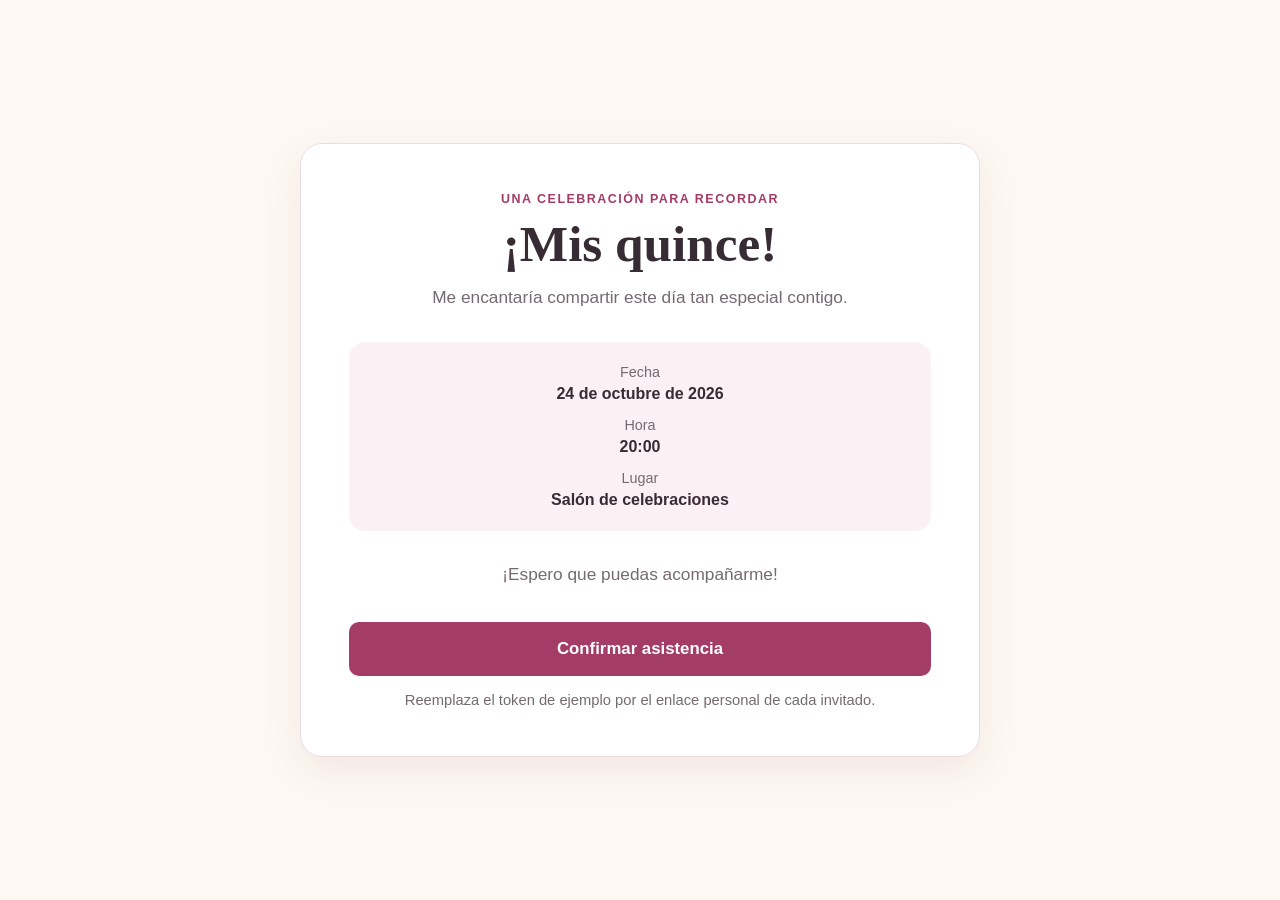
<file: index.html>
<!doctype html>
<html lang="es">
<head>
  <meta charset="utf-8">
  <meta name="viewport" content="width=device-width, initial-scale=1">
  <meta name="referrer" content="no-referrer">
  <meta name="theme-color" content="#fff8f2">
  <title>Mis quince | Invitación</title>
  <link rel="stylesheet" href="css/styles.css">
</head>
<body>
  <main class="invitation-card">
    <p class="eyebrow">Una celebración para recordar</p>
    <h1>¡Mis quince!</h1>
    <p class="intro">Me encantaría compartir este día tan especial contigo.</p>

    <dl class="event-details">
      <div>
        <dt>Fecha</dt>
        <dd>24 de octubre de 2026</dd>
      </div>
      <div>
        <dt>Hora</dt>
        <dd>20:00</dd>
      </div>
      <div>
        <dt>Lugar</dt>
        <dd>Salón de celebraciones</dd>
      </div>
    </dl>

    <p class="closing">¡Espero que puedas acompañarme!</p>
    <a class="button button-primary button-large" href="confirmar.html#token=REEMPLAZAR_CON_TOKEN_DE_INVITACION">
      Confirmar asistencia
    </a>
    <p class="helper">Reemplaza el token de ejemplo por el enlace personal de cada invitado.</p>
  </main>
</body>
</html>
</file>
<file: css/styles.css>
:root {
  color-scheme: light;
  font-family: Arial, Helvetica, sans-serif;
  color: #382c34;
  background: #fff8f2;
  font-synthesis: none;
  text-rendering: optimizeLegibility;
  --accent: #a33c67;
  --accent-dark: #7d294d;
  --ink: #382c34;
  --muted: #756a70;
  --line: #eadde2;
  --surface: #ffffff;
  --soft: #fbf0f4;
}

* {
  box-sizing: border-box;
}

body {
  min-width: 320px;
  min-height: 100vh;
  margin: 0;
  padding: 24px 16px;
  display: grid;
  place-items: center;
}

h1,
h2,
p {
  margin-top: 0;
}

h1 {
  margin-bottom: 12px;
  font-family: Georgia, "Times New Roman", serif;
  font-size: clamp(2rem, 8vw, 3.2rem);
  line-height: 1.1;
}

h2 {
  margin-bottom: 8px;
}

.invitation-card,
.form-card,
.admin-shell {
  width: min(100%, 680px);
  padding: clamp(24px, 6vw, 48px);
  border: 1px solid var(--line);
  border-radius: 22px;
  background: var(--surface);
  box-shadow: 0 14px 40px rgb(75 43 58 / 8%);
}

.invitation-card {
  text-align: center;
}

.form-card {
  width: min(100%, 540px);
}

.login-card {
  width: min(100%, 480px);
}

.eyebrow {
  margin-bottom: 10px;
  color: var(--accent);
  font-size: 0.78rem;
  font-weight: 700;
  letter-spacing: 0.12em;
  text-transform: uppercase;
}

.intro,
.closing {
  color: var(--muted);
  font-size: 1.08rem;
  line-height: 1.6;
}

.event-details {
  display: grid;
  gap: 14px;
  margin: 30px 0;
  padding: 22px;
  border-radius: 16px;
  background: var(--soft);
}

.event-details div {
  display: grid;
  gap: 5px;
}

.event-details dt {
  color: var(--muted);
  font-size: 0.9rem;
}

.event-details dd {
  margin: 0;
  font-weight: 700;
}

.closing {
  margin-bottom: 22px;
}

.helper,
.muted {
  color: var(--muted);
  font-size: 0.92rem;
}

.helper {
  margin: 16px 0 0;
}

.back-link {
  display: inline-block;
  margin-bottom: 30px;
  color: var(--accent-dark);
  font-weight: 700;
  text-decoration-thickness: 1px;
  text-underline-offset: 3px;
}

form {
  display: grid;
  gap: 12px;
  margin-top: 26px;
}

form > label,
.panel-section > label {
  margin-top: 5px;
  font-weight: 700;
}

input,
textarea,
select {
  width: 100%;
  min-height: 48px;
  padding: 12px 14px;
  border: 1px solid #cfc1c8;
  border-radius: 10px;
  background: #fff;
  color: var(--ink);
  font: inherit;
}

textarea {
  resize: vertical;
}

input:focus,
textarea:focus,
select:focus,
button:focus-visible,
a:focus-visible {
  outline: 3px solid rgb(163 60 103 / 28%);
  outline-offset: 2px;
  border-color: var(--accent);
}

fieldset {
  display: grid;
  gap: 10px;
  margin: 8px 0;
  padding: 16px;
  border: 1px solid var(--line);
  border-radius: 12px;
}

legend {
  padding: 0 5px;
  font-weight: 700;
}

.choice {
  display: flex;
  align-items: center;
  gap: 10px;
  min-height: 32px;
}

.choice input {
  width: 20px;
  min-height: 20px;
  margin: 0;
  accent-color: var(--accent);
}

.button {
  display: inline-flex;
  min-height: 48px;
  align-items: center;
  justify-content: center;
  padding: 12px 18px;
  border: 0;
  border-radius: 10px;
  cursor: pointer;
  font: inherit;
  font-weight: 700;
  text-align: center;
  text-decoration: none;
}

.button-primary {
  background: var(--accent);
  color: #fff;
}

.button-primary:hover {
  background: var(--accent-dark);
}

.button-secondary {
  border: 1px solid var(--line);
  background: #fff;
  color: var(--accent-dark);
}

.button-secondary:hover {
  background: var(--soft);
}

.button-large {
  width: 100%;
  min-height: 54px;
  margin-top: 12px;
  font-size: 1.05rem;
}

button:disabled,
.button:disabled {
  cursor: not-allowed;
  opacity: 0.6;
}

.notice {
  margin: 18px 0;
  padding: 14px 16px;
  border: 1px solid var(--line);
  border-radius: 10px;
  background: var(--soft);
  line-height: 1.5;
}

.notice.error {
  border-color: #e4a8a8;
  background: #fff1f1;
  color: #7f2525;
}

.notice.success {
  border-color: #a9cfb4;
  background: #f0faf2;
  color: #205a31;
}

.visually-hidden {
  position: absolute;
  width: 1px;
  height: 1px;
  overflow: hidden;
  clip: rect(0, 0, 0, 0);
  white-space: nowrap;
  clip-path: inset(50%);
}

[hidden] {
  display: none !important;
}

@media (max-width: 480px) {
  body {
    padding: 12px;
  }

  .invitation-card,
  .form-card,
  .admin-shell {
    padding: 24px 18px;
    border-radius: 16px;
  }
}
</file>
